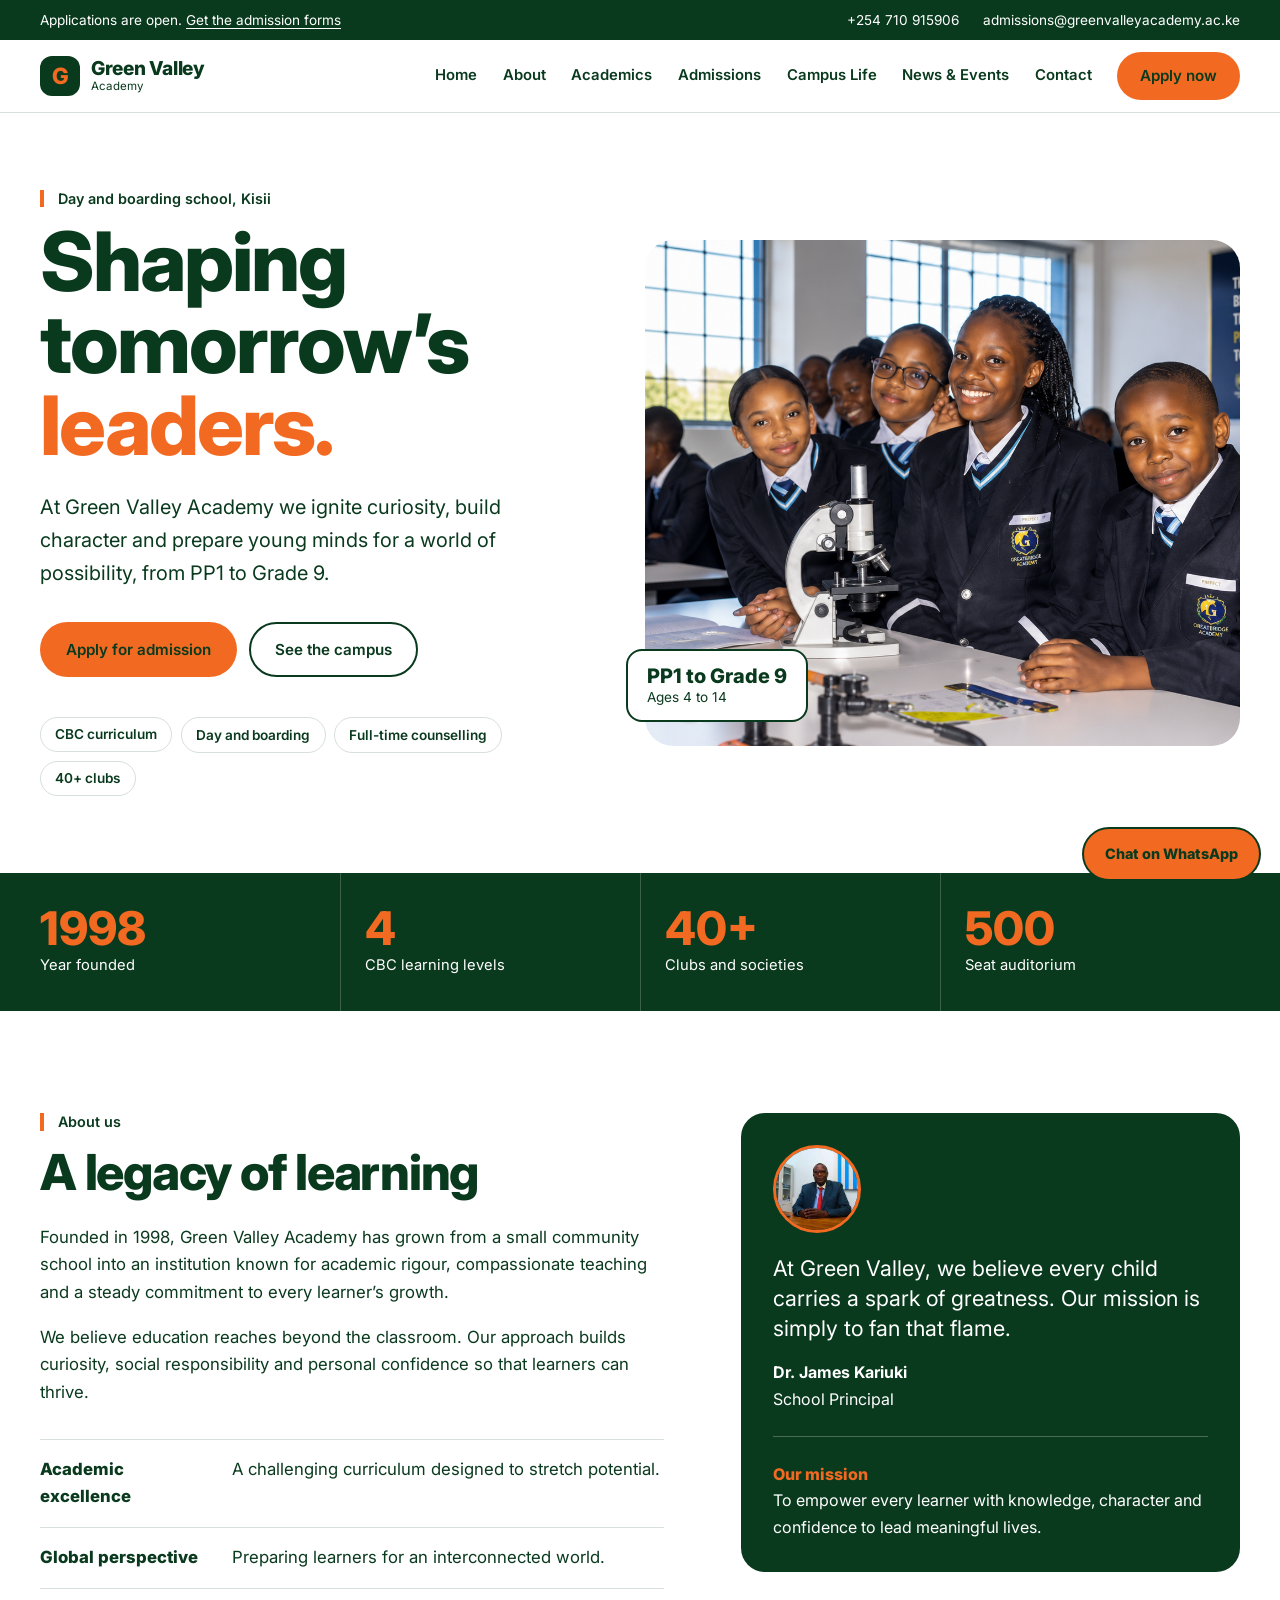
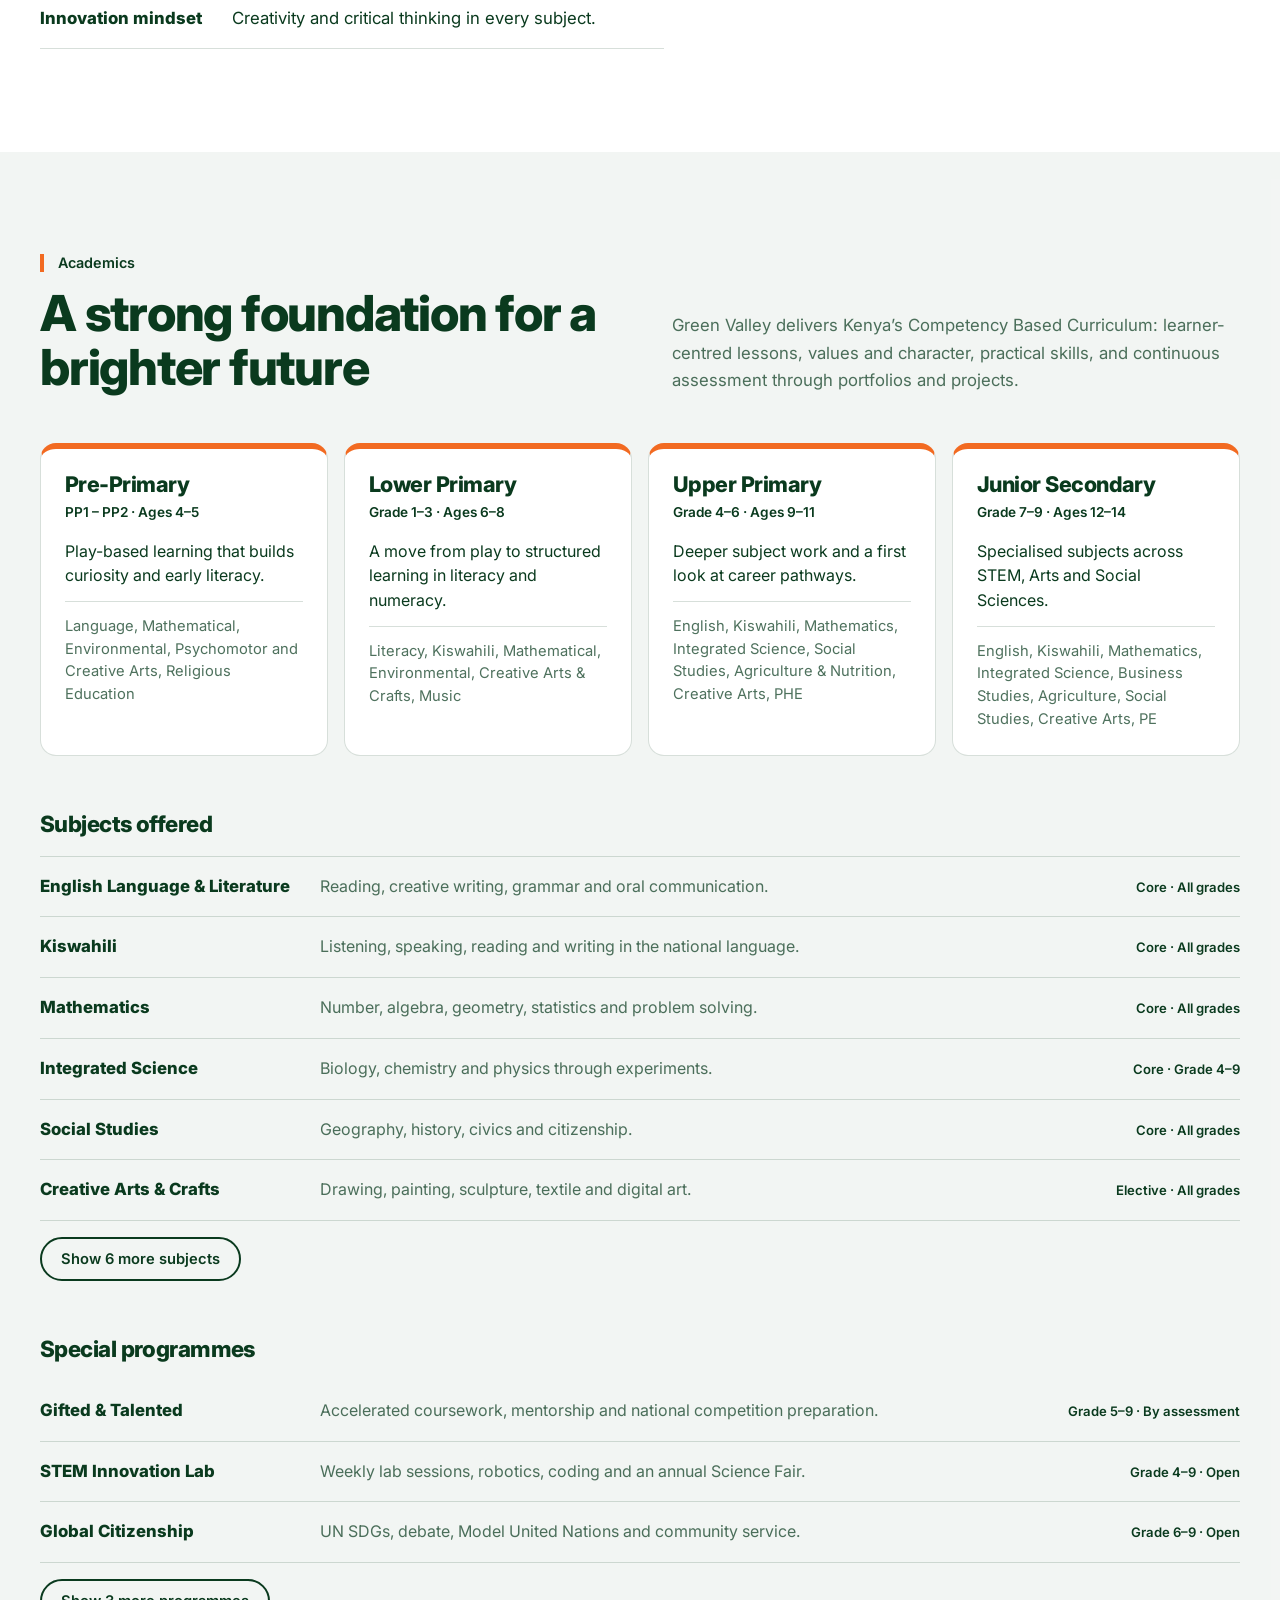
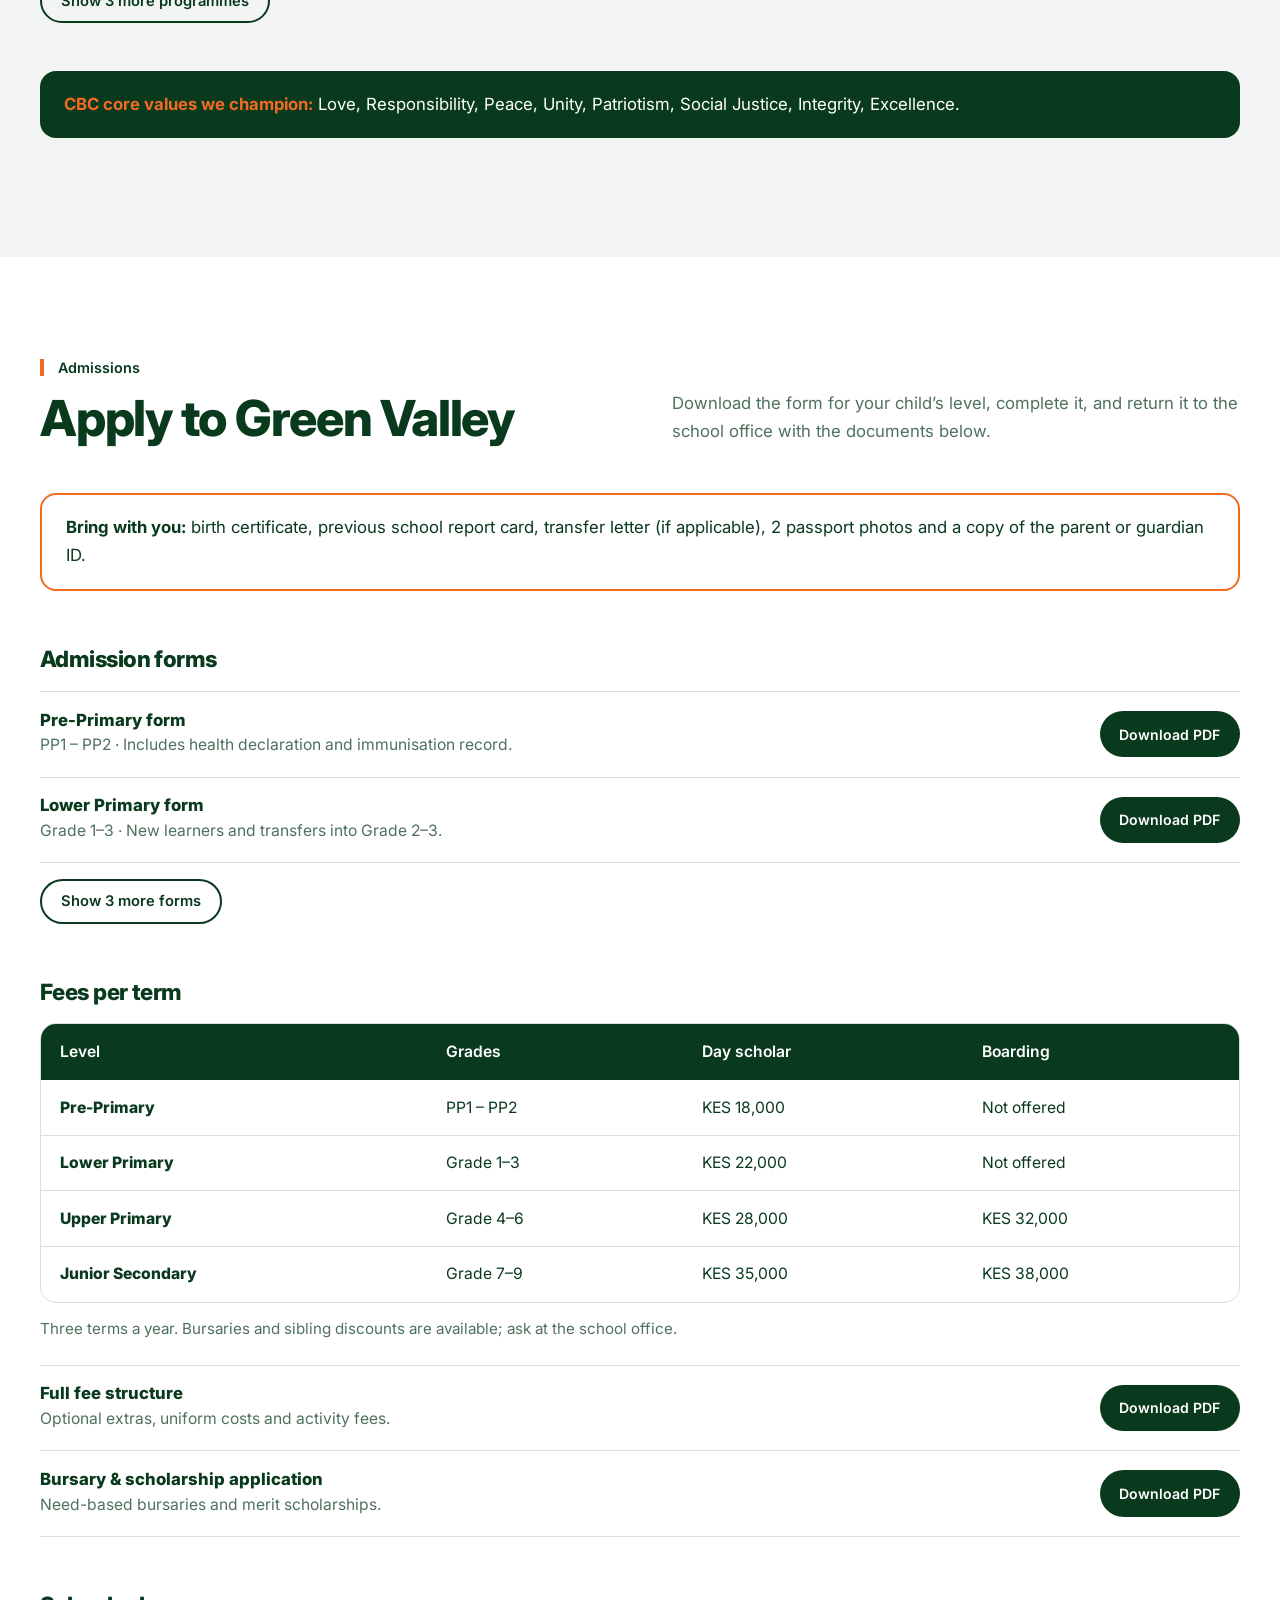
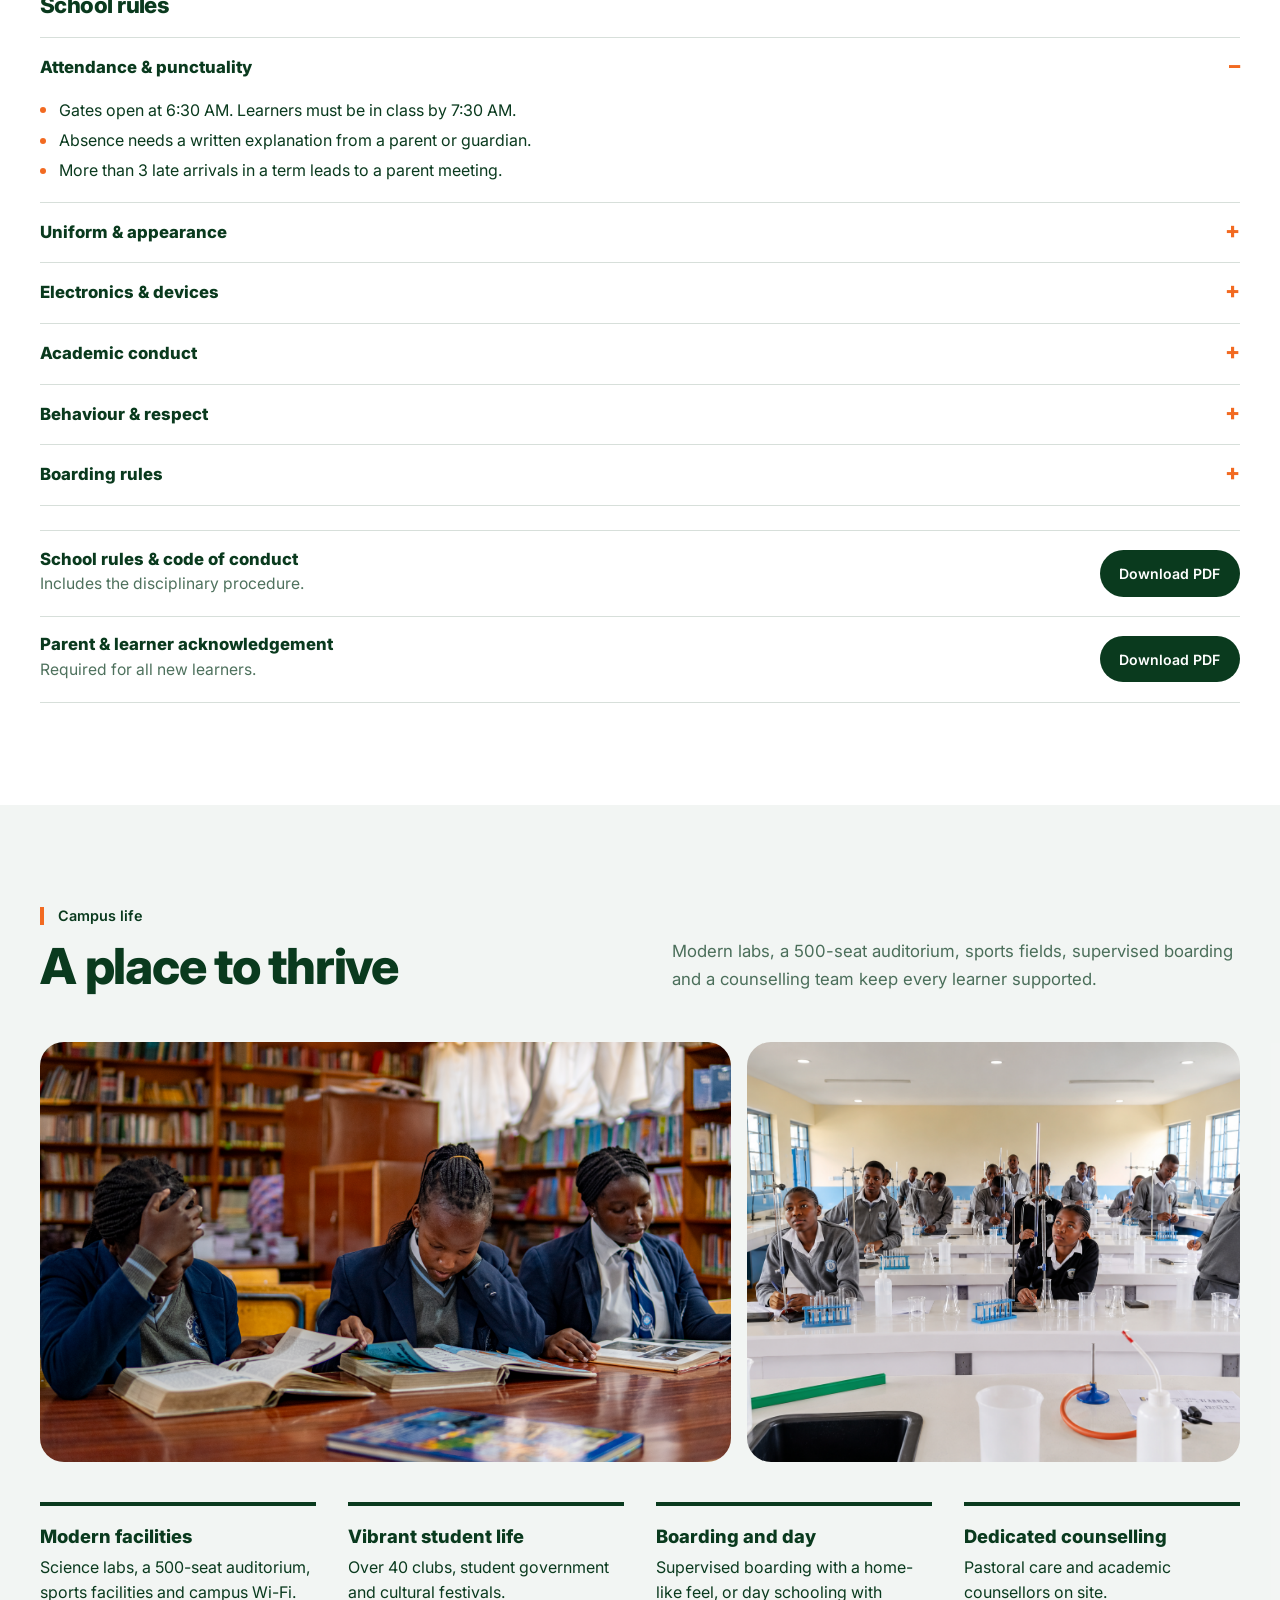
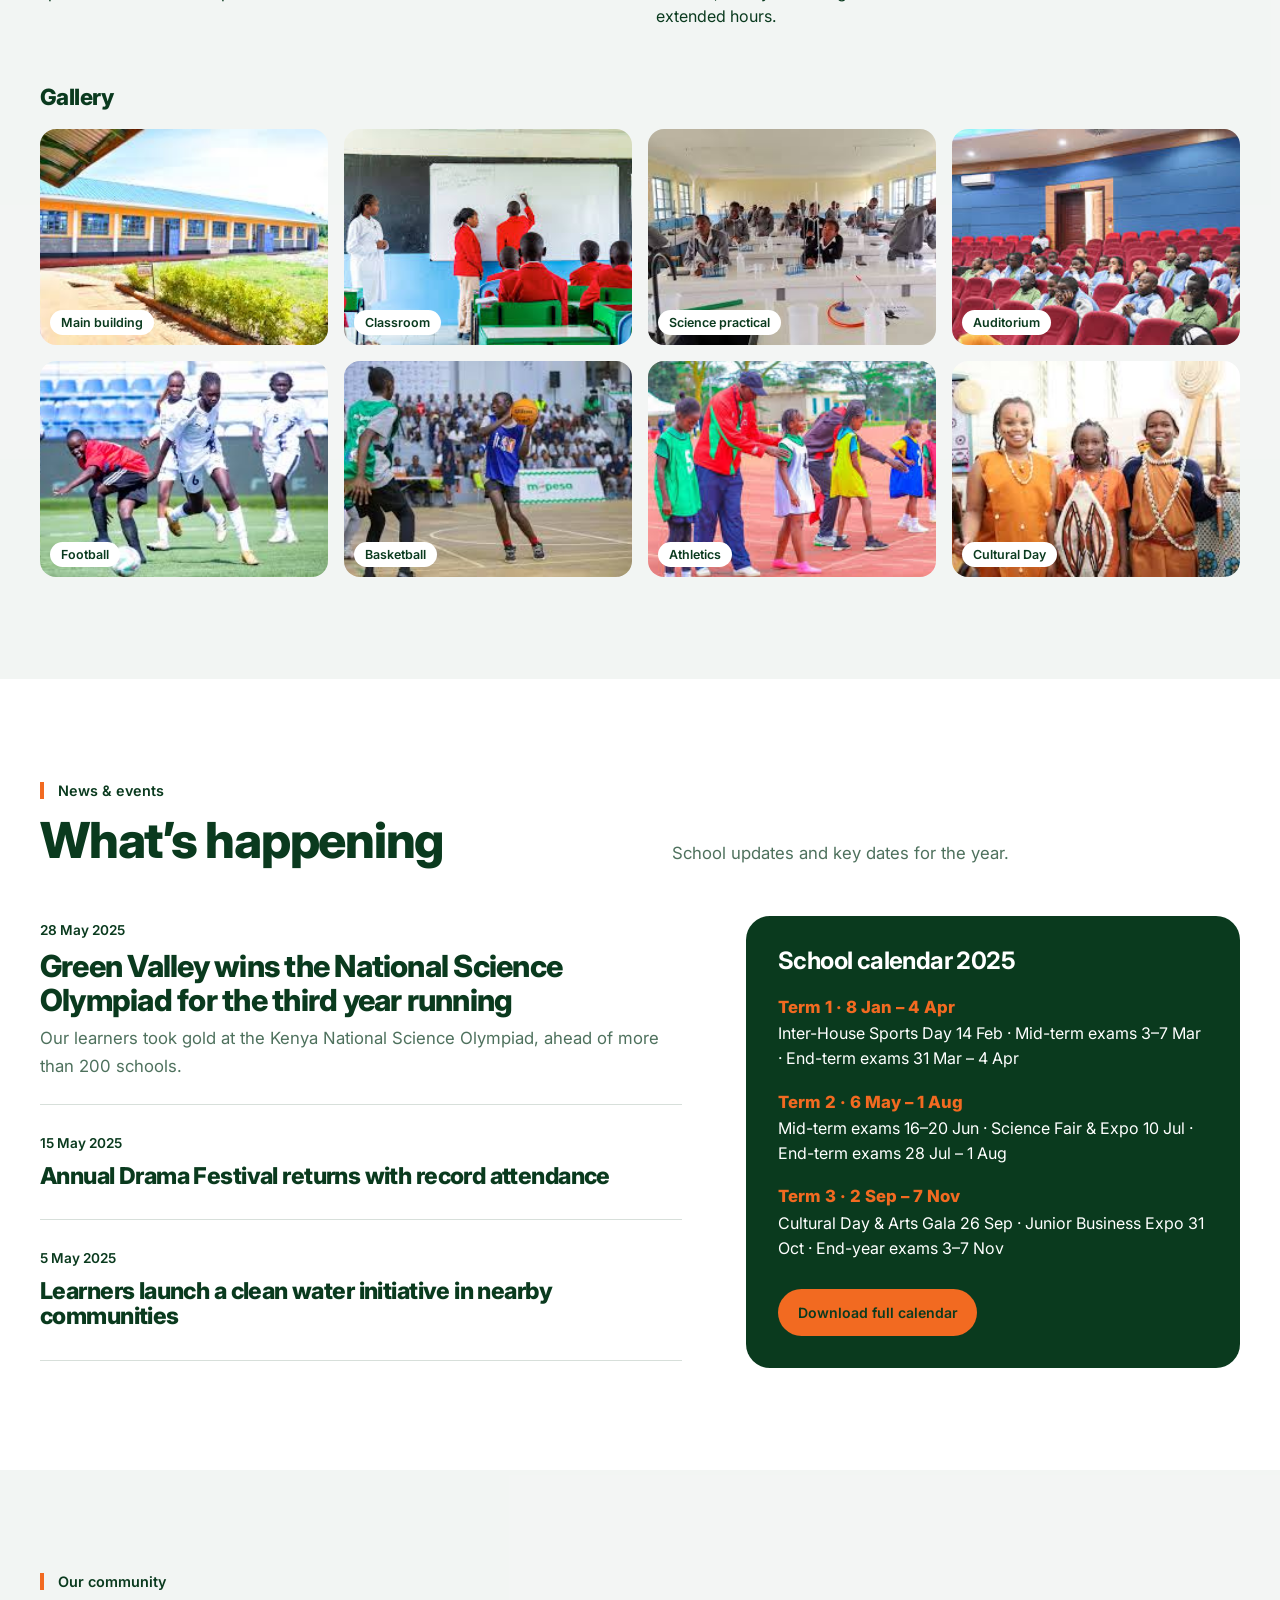
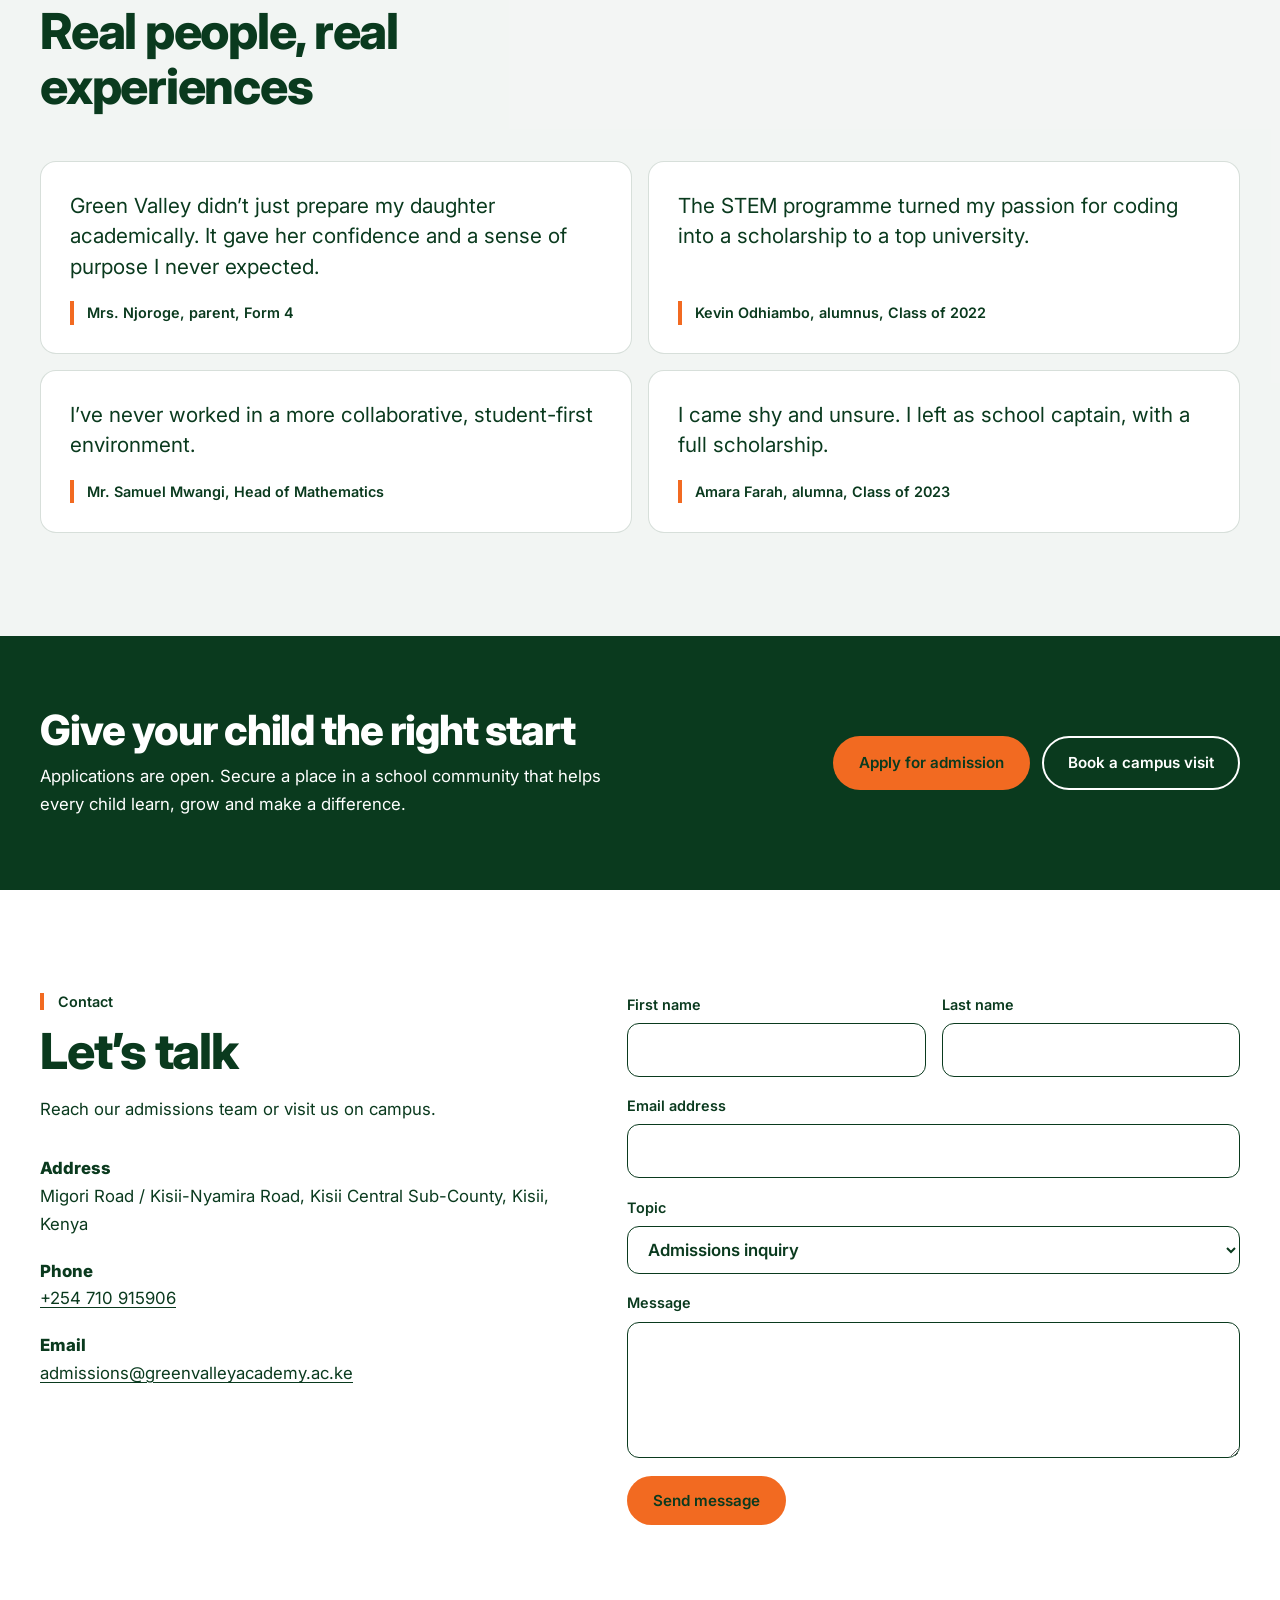
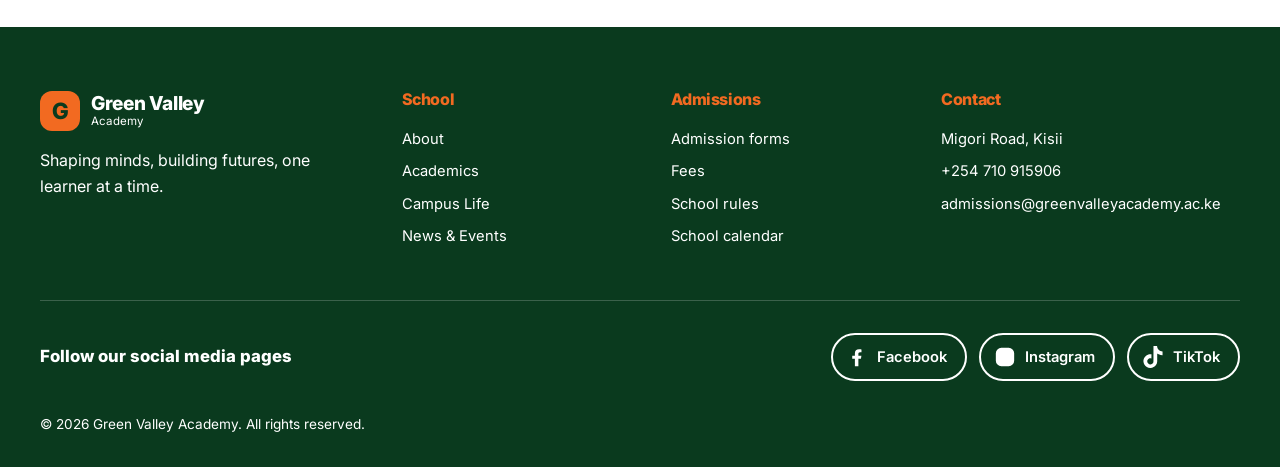
<file: index.html>
<!DOCTYPE html>
<html lang="en">
<head>
  <meta charset="UTF-8" />
  <meta name="viewport" content="width=device-width, initial-scale=1.0" />
  <title>Green Valley Academy | Kisii, Kenya</title>
  <meta name="description" content="Green Valley Academy is a CBC day and boarding school in Kisii, Kenya, for learners from PP1 to Grade 9." />
  <link rel="preconnect" href="https://fonts.googleapis.com" />
  <link rel="preconnect" href="https://fonts.gstatic.com" crossorigin />
  <link href="https://fonts.googleapis.com/css2?family=Inter:wght@400;500;600;700;800&display=swap" rel="stylesheet" />
  <link rel="stylesheet" href="styles.css" />
</head>
<body>

<div class="topbar">
  <div class="wrap">
    <p>Applications are open. <a href="#admissions">Get the admission forms</a></p>
    <p class="topbar-contact"><a href="tel:+254710915906">+254 710 915906</a><a href="mailto:admissions@greenvalleyacademy.ac.ke">admissions@greenvalleyacademy.ac.ke</a></p>
  </div>
</div>

<header class="nav" id="nav">
  <div class="wrap nav-row">
    <a href="#home" class="logo" aria-label="Green Valley Academy home"><span class="logo-mark">G</span><span>Green Valley<small>Academy</small></span></a>
    <button class="menu-toggle" id="menuToggle" aria-expanded="false" aria-controls="navLinks">Menu</button>
    <nav aria-label="Main">
      <ul class="nav-links" id="navLinks">
        <li><a href="#home">Home</a></li>
        <li><a href="#about">About</a></li>
        <li><a href="#academics">Academics</a></li>
        <li><a href="#admissions">Admissions</a></li>
        <li><a href="#campus">Campus Life</a></li>
        <li><a href="#news">News &amp; Events</a></li>
        <li><a href="#contact">Contact</a></li>
        <li><a href="#admissions" class="btn btn-orange nav-cta">Apply now</a></li>
      </ul>
    </nav>
  </div>
</header>

<main>

<!-- HOME -->
<section class="hero" id="home">
  <div class="wrap hero-grid">
    <div class="hero-copy">
      <p class="kicker">Day and boarding school, Kisii</p>
      <h1>Shaping tomorrow’s <span>leaders.</span></h1>
      <p class="lead">At Green Valley Academy we ignite curiosity, build character and prepare young minds for a world of possibility, from PP1 to Grade 9.</p>
      <div class="actions">
        <a href="#admissions" class="btn btn-orange">Apply for admission</a>
        <a href="#campus" class="btn btn-line">See the campus</a>
      </div>
      <ul class="trust">
        <li>CBC curriculum</li>
        <li>Day and boarding</li>
        <li>Full-time counselling</li>
        <li>40+ clubs</li>
      </ul>
    </div>
    <figure class="hero-photo">
      <img src="images/new hero.png" alt="Green Valley Academy learners in school blazers smiling in a science lab" width="1717" height="916" />
      <figcaption><strong>PP1 to Grade 9</strong>Ages 4 to 14</figcaption>
    </figure>
  </div>
</section>

<section class="stats" aria-label="School at a glance">
  <div class="wrap stats-row">
    <div><b>1998</b><span>Year founded</span></div>
    <div><b>4</b><span>CBC learning levels</span></div>
    <div><b>40+</b><span>Clubs and societies</span></div>
    <div><b>500</b><span>Seat auditorium</span></div>
  </div>
</section>

<!-- ABOUT -->
<section class="section" id="about">
  <div class="wrap about-grid">
    <div>
      <p class="kicker">About us</p>
      <h2>A legacy of learning</h2>
      <p>Founded in 1998, Green Valley Academy has grown from a small community school into an institution known for academic rigour, compassionate teaching and a steady commitment to every learner’s growth.</p>
      <p>We believe education reaches beyond the classroom. Our approach builds curiosity, social responsibility and personal confidence so that learners can thrive.</p>
      <ul class="pillars">
        <li><strong>Academic excellence</strong>A challenging curriculum designed to stretch potential.</li>
        <li><strong>Global perspective</strong>Preparing learners for an interconnected world.</li>
        <li><strong>Innovation mindset</strong>Creativity and critical thinking in every subject.</li>
      </ul>
    </div>
    <aside class="principal">
      <img src="images/princ.jfif" alt="Dr. James Kariuki, School Principal" width="225" height="225" />
      <blockquote>At Green Valley, we believe every child carries a spark of greatness. Our mission is simply to fan that flame.</blockquote>
      <p><strong>Dr. James Kariuki</strong><br />School Principal</p>
      <p class="mission"><strong>Our mission</strong>To empower every learner with knowledge, character and confidence to lead meaningful lives.</p>
    </aside>
  </div>
</section>

<!-- ACADEMICS -->
<section class="section tint" id="academics">
  <div class="wrap">
    <div class="head">
      <div><p class="kicker">Academics</p><h2>A strong foundation for a brighter future</h2></div>
      <p>Green Valley delivers Kenya’s Competency Based Curriculum: learner-centred lessons, values and character, practical skills, and continuous assessment through portfolios and projects.</p>
    </div>

    <div class="levels">
      <article class="level">
        <h3>Pre-Primary</h3><p class="meta">PP1 – PP2 · Ages 4–5</p>
        <p>Play-based learning that builds curiosity and early literacy.</p>
        <p class="subjects">Language, Mathematical, Environmental, Psychomotor and Creative Arts, Religious Education</p>
      </article>
      <article class="level">
        <h3>Lower Primary</h3><p class="meta">Grade 1–3 · Ages 6–8</p>
        <p>A move from play to structured learning in literacy and numeracy.</p>
        <p class="subjects">Literacy, Kiswahili, Mathematical, Environmental, Creative Arts &amp; Crafts, Music</p>
      </article>
      <article class="level">
        <h3>Upper Primary</h3><p class="meta">Grade 4–6 · Ages 9–11</p>
        <p>Deeper subject work and a first look at career pathways.</p>
        <p class="subjects">English, Kiswahili, Mathematics, Integrated Science, Social Studies, Agriculture &amp; Nutrition, Creative Arts, PHE</p>
      </article>
      <article class="level">
        <h3>Junior Secondary</h3><p class="meta">Grade 7–9 · Ages 12–14</p>
        <p>Specialised subjects across STEM, Arts and Social Sciences.</p>
        <p class="subjects">English, Kiswahili, Mathematics, Integrated Science, Business Studies, Agriculture, Social Studies, Creative Arts, PE</p>
      </article>
    </div>

    <h3 class="sub">Subjects offered</h3>
    <ul class="rows">
      <li><strong>English Language &amp; Literature</strong><span>Reading, creative writing, grammar and oral communication.</span><em>Core · All grades</em></li>
      <li><strong>Kiswahili</strong><span>Listening, speaking, reading and writing in the national language.</span><em>Core · All grades</em></li>
      <li><strong>Mathematics</strong><span>Number, algebra, geometry, statistics and problem solving.</span><em>Core · All grades</em></li>
      <li><strong>Integrated Science</strong><span>Biology, chemistry and physics through experiments.</span><em>Core · Grade 4–9</em></li>
      <li><strong>Social Studies</strong><span>Geography, history, civics and citizenship.</span><em>Core · All grades</em></li>
      <li><strong>Creative Arts &amp; Crafts</strong><span>Drawing, painting, sculpture, textile and digital art.</span><em>Elective · All grades</em></li>
    </ul>
    <details class="more">
      <summary>Show 6 more subjects</summary>
      <ul class="rows">
        <li><strong>Music</strong><span>Vocal training, instruments, theory, choir and band.</span><em>Elective · All grades</em></li>
        <li><strong>Agriculture &amp; Nutrition</strong><span>Practical farming, food science and healthy living.</span><em>Practical · Grade 4–9</em></li>
        <li><strong>Physical &amp; Health Education</strong><span>Team sports, athletics, gymnastics and health.</span><em>Core · All grades</em></li>
        <li><strong>Religious Education</strong><span>CRE and IRE, based on the learner’s faith background.</span><em>Core · All grades</em></li>
        <li><strong>Computer Studies / ICT</strong><span>Digital literacy, coding basics and internet safety.</span><em>Practical · Grade 4–9</em></li>
        <li><strong>Business Studies</strong><span>Entrepreneurship, basic accounting and financial literacy.</span><em>Elective · Grade 7–9</em></li>
      </ul>
    </details>

    <h3 class="sub">Special programmes</h3>
    <ul class="rows">
      <li><strong>Gifted &amp; Talented</strong><span>Accelerated coursework, mentorship and national competition preparation.</span><em>Grade 5–9 · By assessment</em></li>
      <li><strong>STEM Innovation Lab</strong><span>Weekly lab sessions, robotics, coding and an annual Science Fair.</span><em>Grade 4–9 · Open</em></li>
      <li><strong>Global Citizenship</strong><span>UN SDGs, debate, Model United Nations and community service.</span><em>Grade 6–9 · Open</em></li>
    </ul>
    <details class="more">
      <summary>Show 3 more programmes</summary>
      <ul class="rows">
        <li><strong>Remedial &amp; Support</strong><span>Personalised help from dedicated teachers and educational psychologists.</span><em>All grades · Referred</em></li>
        <li><strong>Arts Enrichment</strong><span>Drama, choir, visual arts and dance, with termly concerts and an Arts Gala.</span><em>All grades · Open</em></li>
        <li><strong>Junior Entrepreneurship</strong><span>Mini-business plans, pitches and a Junior Business Expo each Term 3.</span><em>Grade 5–9 · Open</em></li>
      </ul>
    </details>

    <p class="values"><strong>CBC core values we champion:</strong> Love, Responsibility, Peace, Unity, Patriotism, Social Justice, Integrity, Excellence.</p>
  </div>
</section>

<!-- ADMISSIONS -->
<section class="section" id="admissions">
  <div class="wrap">
    <div class="head">
      <div><p class="kicker">Admissions</p><h2>Apply to Green Valley</h2></div>
      <p>Download the form for your child’s level, complete it, and return it to the school office with the documents below.</p>
    </div>

    <p class="note"><strong>Bring with you:</strong> birth certificate, previous school report card, transfer letter (if applicable), 2 passport photos and a copy of the parent or guardian ID.</p>

    <h3 class="sub">Admission forms</h3>
    <ul class="files">
      <li><div><strong>Pre-Primary form</strong><span>PP1 – PP2 · Includes health declaration and immunisation record.</span></div><a class="btn btn-green" href="downloads/01_PrePrimary_Professional.pdf" download>Download PDF</a></li>
      <li><div><strong>Lower Primary form</strong><span>Grade 1–3 · New learners and transfers into Grade 2–3.</span></div><a class="btn btn-green" href="downloads/02_LowerPrimary_Professional.pdf" download>Download PDF</a></li>
    </ul>
    <details class="more">
      <summary>Show 3 more forms</summary>
      <ul class="files">
        <li><div><strong>Upper Primary form</strong><span>Grade 4–6 · Includes mid-year transfers.</span></div><a class="btn btn-green" href="downloads/03_UpperPrimary_Professional.pdf" download>Download PDF</a></li>
        <li><div><strong>Junior Secondary form</strong><span>Grade 7–9 · From primary school or another institution.</span></div><a class="btn btn-green" href="downloads/04_JSS_Professional.pdf" download>Download PDF</a></li>
        <li><div><strong>Boarding application</strong><span>Grade 4–9 · Submit with the academic admission form.</span></div><a class="btn btn-green" href="downloads/05_Boarding_Professional.pdf" download>Download PDF</a></li>
      </ul>
    </details>

    <h3 class="sub" id="fees">Fees per term</h3>
    <div class="table-wrap">
      <table>
        <thead><tr><th>Level</th><th>Grades</th><th>Day scholar</th><th>Boarding</th></tr></thead>
        <tbody>
          <tr><td>Pre-Primary</td><td>PP1 – PP2</td><td>KES 18,000</td><td>Not offered</td></tr>
          <tr><td>Lower Primary</td><td>Grade 1–3</td><td>KES 22,000</td><td>Not offered</td></tr>
          <tr><td>Upper Primary</td><td>Grade 4–6</td><td>KES 28,000</td><td>KES 32,000</td></tr>
          <tr><td>Junior Secondary</td><td>Grade 7–9</td><td>KES 35,000</td><td>KES 38,000</td></tr>
        </tbody>
      </table>
    </div>
    <p class="small">Three terms a year. Bursaries and sibling discounts are available; ask at the school office.</p>
    <ul class="files">
      <li><div><strong>Full fee structure</strong><span>Optional extras, uniform costs and activity fees.</span></div><a class="btn btn-green" href="downloads/06_FeeStructure_Professional.pdf" download>Download PDF</a></li>
      <li><div><strong>Bursary &amp; scholarship application</strong><span>Need-based bursaries and merit scholarships.</span></div><a class="btn btn-green" href="downloads/07_Bursary_Professional.pdf" download>Download PDF</a></li>
    </ul>

    <h3 class="sub" id="rules">School rules</h3>
    <div class="accordion">
      <details open><summary>Attendance &amp; punctuality</summary><ul>
        <li>Gates open at 6:30 AM. Learners must be in class by 7:30 AM.</li>
        <li>Absence needs a written explanation from a parent or guardian.</li>
        <li>More than 3 late arrivals in a term leads to a parent meeting.</li></ul></details>
      <details><summary>Uniform &amp; appearance</summary><ul>
        <li>Full uniform is worn every day; sports kit only on PE days.</li>
        <li>Hair must be neat and natural. No jewellery, makeup or nail polish.</li></ul></details>
      <details><summary>Electronics &amp; devices</summary><ul>
        <li>Day scholars may not use phones during school hours.</li>
        <li>Boarders hand in phones by 9:00 PM each night.</li></ul></details>
      <details><summary>Academic conduct</summary><ul>
        <li>Assignments are submitted on the deadline.</li>
        <li>Plagiarism or cheating means a zero mark and disciplinary action.</li></ul></details>
      <details><summary>Behaviour &amp; respect</summary><ul>
        <li>Every learner treats others with courtesy and respect.</li>
        <li>Bullying, verbal abuse and physical aggression are not tolerated.</li></ul></details>
      <details><summary>Boarding rules</summary><ul>
        <li>In dorms by 9:30 PM; lights out at 10:00 PM.</li>
        <li>Visiting is Saturdays, 10:00 AM – 4:00 PM, with gate sign-in.</li>
        <li>Leaving campus needs written permission from school and parent.</li></ul></details>
    </div>
    <ul class="files">
      <li><div><strong>School rules &amp; code of conduct</strong><span>Includes the disciplinary procedure.</span></div><a class="btn btn-green" href="downloads/09_SchoolRules_Professional.pdf" download>Download PDF</a></li>
      <li><div><strong>Parent &amp; learner acknowledgement</strong><span>Required for all new learners.</span></div><a class="btn btn-green" href="downloads/10_Acknowledgement_Professional.pdf" download>Download PDF</a></li>
    </ul>
  </div>
</section>

<!-- CAMPUS LIFE -->
<section class="section tint" id="campus">
  <div class="wrap">
    <div class="head">
      <div><p class="kicker">Campus life</p><h2>A place to thrive</h2></div>
      <p>Modern labs, a 500-seat auditorium, sports fields, supervised boarding and a counselling team keep every learner supported.</p>
    </div>
    <div class="campus-feature">
      <img src="images/school library.png" alt="The school library" loading="lazy" decoding="async" />
      <img src="images/science laboratory.png" alt="The science laboratory" loading="lazy" decoding="async" />
    </div>
    <ul class="four">
      <li><strong>Modern facilities</strong>Science labs, a 500-seat auditorium, sports facilities and campus Wi-Fi.</li>
      <li><strong>Vibrant student life</strong>Over 40 clubs, student government and cultural festivals.</li>
      <li><strong>Boarding and day</strong>Supervised boarding with a home-like feel, or day schooling with extended hours.</li>
      <li><strong>Dedicated counselling</strong>Pastoral care and academic counsellors on site.</li>
    </ul>
    <h3 class="sub">Gallery</h3>
    <ul class="gallery">
      <li><img src="images/sc. building.jfif" alt="Main school building" loading="lazy" /><span>Main building</span></li>
      <li><img src="images/classroom.jfif" alt="Learners in class" loading="lazy" /><span>Classroom</span></li>
      <li><img src="images/lab.jfif" alt="Science practical" loading="lazy" /><span>Science practical</span></li>
      <li><img src="images/auditorium.jfif" alt="Auditorium" loading="lazy" /><span>Auditorium</span></li>
      <li><img src="images/soccer.jfif" alt="Football match" loading="lazy" /><span>Football</span></li>
      <li><img src="images/basketball.jfif" alt="Basketball game" loading="lazy" /><span>Basketball</span></li>
      <li><img src="images/athletics.jfif" alt="Athletics day" loading="lazy" /><span>Athletics</span></li>
      <li><img src="images/cultural day.jfif" alt="Cultural Day" loading="lazy" /><span>Cultural Day</span></li>
    </ul>
  </div>
</section>

<!-- NEWS & EVENTS -->
<section class="section" id="news">
  <div class="wrap">
    <div class="head">
      <div><p class="kicker">News &amp; events</p><h2>What’s happening</h2></div>
      <p>School updates and key dates for the year.</p>
    </div>
    <div class="news-grid">
      <div class="news-list">
        <article><time>28 May 2025</time><h3>Green Valley wins the National Science Olympiad for the third year running</h3><p>Our learners took gold at the Kenya National Science Olympiad, ahead of more than 200 schools.</p></article>
        <article><time>15 May 2025</time><h3>Annual Drama Festival returns with record attendance</h3></article>
        <article><time>5 May 2025</time><h3>Learners launch a clean water initiative in nearby communities</h3></article>
      </div>
      <div class="calendar" id="calendar">
        <h3>School calendar 2025</h3>
        <dl>
          <dt>Term 1 · 8 Jan – 4 Apr</dt><dd>Inter-House Sports Day 14 Feb · Mid-term exams 3–7 Mar · End-term exams 31 Mar – 4 Apr</dd>
          <dt>Term 2 · 6 May – 1 Aug</dt><dd>Mid-term exams 16–20 Jun · Science Fair &amp; Expo 10 Jul · End-term exams 28 Jul – 1 Aug</dd>
          <dt>Term 3 · 2 Sep – 7 Nov</dt><dd>Cultural Day &amp; Arts Gala 26 Sep · Junior Business Expo 31 Oct · End-year exams 3–7 Nov</dd>
        </dl>
        <a class="btn btn-green" href="downloads/08_SchoolCalendar_Professional.pdf" download>Download full calendar</a>
      </div>
    </div>
  </div>
</section>

<!-- VOICES -->
<section class="section tint" aria-labelledby="voices">
  <div class="wrap">
    <div class="head"><div><p class="kicker">Our community</p><h2 id="voices">Real people, real experiences</h2></div></div>
    <div class="quotes">
      <figure><blockquote>Green Valley didn’t just prepare my daughter academically. It gave her confidence and a sense of purpose I never expected.</blockquote><figcaption>Mrs. Njoroge, parent, Form 4</figcaption></figure>
      <figure><blockquote>The STEM programme turned my passion for coding into a scholarship to a top university.</blockquote><figcaption>Kevin Odhiambo, alumnus, Class of 2022</figcaption></figure>
      <figure><blockquote>I’ve never worked in a more collaborative, student-first environment.</blockquote><figcaption>Mr. Samuel Mwangi, Head of Mathematics</figcaption></figure>
      <figure><blockquote>I came shy and unsure. I left as school captain, with a full scholarship.</blockquote><figcaption>Amara Farah, alumna, Class of 2023</figcaption></figure>
    </div>
  </div>
</section>

<section class="cta">
  <div class="wrap cta-row">
    <div><h2>Give your child the right start</h2><p>Applications are open. Secure a place in a school community that helps every child learn, grow and make a difference.</p></div>
    <div class="actions"><a href="#admissions" class="btn btn-orange">Apply for admission</a><a href="#contact" class="btn btn-ghost">Book a campus visit</a></div>
  </div>
</section>

<!-- CONTACT -->
<section class="section" id="contact">
  <div class="wrap contact-grid">
    <div>
      <p class="kicker">Contact</p>
      <h2>Let’s talk</h2>
      <p>Reach our admissions team or visit us on campus.</p>
      <dl class="details">
        <dt>Address</dt><dd>Migori Road / Kisii-Nyamira Road, Kisii Central Sub-County, Kisii, Kenya</dd>
        <dt>Phone</dt><dd><a href="tel:+254710915906">+254 710 915906</a></dd>
        <dt>Email</dt><dd><a href="mailto:admissions@greenvalleyacademy.ac.ke">admissions@greenvalleyacademy.ac.ke</a></dd>
      </dl>
    </div>
    <div>
      <form id="contactForm" class="form">
        <div class="two">
          <label>First name<input type="text" name="first" autocomplete="given-name" required /></label>
          <label>Last name<input type="text" name="last" autocomplete="family-name" required /></label>
        </div>
        <label>Email address<input type="email" name="email" autocomplete="email" required /></label>
        <label>Topic
          <select name="topic"><option>Admissions inquiry</option><option>Fee structure</option><option>Campus visit</option><option>Other</option></select>
        </label>
        <label>Message<textarea name="message" rows="4"></textarea></label>
        <button type="submit" class="btn btn-orange">Send message</button>
      </form>
      <div class="form-success" id="formSuccess" role="status" hidden><strong>Message sent.</strong> We’ll reply within 24 hours.</div>
    </div>
  </div>
</section>

</main>

<footer class="footer">
  <div class="wrap">
    <div class="footer-grid">
      <div>
        <a href="#home" class="logo"><span class="logo-mark">G</span><span>Green Valley<small>Academy</small></span></a>
        <p>Shaping minds, building futures, one learner at a time.</p>
      </div>
      <div><h4>School</h4><a href="#about">About</a><a href="#academics">Academics</a><a href="#campus">Campus Life</a><a href="#news">News &amp; Events</a></div>
      <div><h4>Admissions</h4><a href="#admissions">Admission forms</a><a href="#fees">Fees</a><a href="#rules">School rules</a><a href="#calendar">School calendar</a></div>
      <div><h4>Contact</h4><a href="#contact">Migori Road, Kisii</a><a href="tel:+254710915906">+254 710 915906</a><a href="mailto:admissions@greenvalleyacademy.ac.ke">admissions@greenvalleyacademy.ac.ke</a></div>
    </div>
    <div class="social">
      <p>Follow our social media pages</p>
      <ul>
        <li><a href="#" target="_blank" rel="noopener" aria-label="Green Valley Academy on Facebook"><svg viewBox="0 0 24 24" aria-hidden="true"><path d="M13.5 22v-8.2h2.8l.5-3.3h-3.3V8.4c0-.9.4-1.7 1.8-1.7h1.6V3.8s-1.4-.2-2.7-.2c-2.8 0-4.5 1.6-4.5 4.5v2.4H6.8v3.3h2.9V22h3.8z"/></svg><span>Facebook</span></a></li>
        <li><a href="#" target="_blank" rel="noopener" aria-label="Green Valley Academy on Instagram"><svg viewBox="0 0 24 24" aria-hidden="true" fill="none" stroke="currentColor" stroke-width="2"><rect x="3" y="3" width="18" height="18" rx="5"/><circle cx="12" cy="12" r="4.2"/><circle cx="17.4" cy="6.6" r="1" fill="currentColor" stroke="none"/></svg><span>Instagram</span></a></li>
        <li><a href="#" target="_blank" rel="noopener" aria-label="Green Valley Academy on TikTok"><svg viewBox="0 0 24 24" aria-hidden="true"><path d="M12.525.02c1.31-.02 2.61-.01 3.91-.02.08 1.53.63 3.09 1.75 4.17 1.12 1.11 2.7 1.62 4.24 1.79v4.03c-1.44-.05-2.89-.35-4.2-.97-.57-.26-1.1-.59-1.62-.93-.01 2.92.01 5.84-.02 8.75-.08 1.4-.54 2.79-1.35 3.94-1.31 1.92-3.58 3.17-5.91 3.21-1.43.08-2.86-.31-4.08-1.03-2.02-1.19-3.44-3.37-3.65-5.71-.02-.5-.03-1-.01-1.49.18-1.9 1.12-3.72 2.58-4.96 1.66-1.44 3.98-2.13 6.15-1.72.02 1.48-.04 2.96-.04 4.44-.99-.32-2.15-.23-3.02.37-.63.41-1.11 1.04-1.36 1.75-.21.51-.15 1.07-.14 1.61.24 1.64 1.82 3.02 3.5 2.87 1.12-.01 2.19-.66 2.77-1.61.19-.33.4-.67.41-1.06.1-1.79.06-3.57.07-5.36.01-4.03-.01-8.05.02-12.07z"/></svg><span>TikTok</span></a></li>
      </ul>
    </div>
    <p class="copy">© 2026 Green Valley Academy. All rights reserved.</p>
  </div>
</footer>

<a href="https://wa.me/254710915906" class="whatsapp" target="_blank" rel="noopener">Chat on WhatsApp</a>

<script src="script.js"></script>
</body>
</html>
</file>
<file: styles.css>
/* Greatbridge Academy — green + orange on white. Flat fills only, no gradients. */
:root {
  --green: #0a3a1e;
  --orange: #f26a21;
  --white: #ffffff;
  --line: rgba(10, 58, 30, 0.16);
  --tint: rgba(10, 58, 30, 0.05);
  --muted: rgba(10, 58, 30, 0.72);
  --head: 'Inter', system-ui, sans-serif;
  --body: 'Inter', system-ui, sans-serif;
  --max: 1200px;
  --nav-h: 72px;
}
*, *::before, *::after { box-sizing: border-box; }
html { scroll-behavior: smooth; scroll-padding-top: calc(var(--nav-h) + 16px); }
body { margin: 0; background: var(--white); color: var(--green); font-family: var(--body); font-size: 1.05rem; line-height: 1.65; }
[hidden] { display: none !important; }
img { display: block; max-width: 100%; height: auto; }
a { color: inherit; }
ul, dl, dd, figure { margin: 0; padding: 0; }
li { list-style: none; }
h1, h2, h3, h4 { font-family: var(--head); line-height: 1.1; margin: 0; letter-spacing: -0.025em; }
:focus-visible { outline: 3px solid var(--orange); outline-offset: 3px; }
.wrap { width: min(var(--max), 100% - 2.5rem); margin-inline: auto; }

/* Buttons */
.btn { display: inline-block; font-family: var(--head); font-weight: 600; font-size: 0.95rem; text-decoration: none; padding: 0.8rem 1.5rem; border-radius: 999px; border: 2px solid transparent; cursor: pointer; transition: background-color .15s, color .15s, border-color .15s; text-align: center; }
.btn-orange { background: var(--orange); color: var(--green); }
.btn-orange:hover { background: var(--green); color: var(--white); }
.btn-green { background: var(--green); color: var(--white); padding: 0.6rem 1.1rem; font-size: 0.88rem; }
.btn-green:hover { background: var(--orange); color: var(--green); }
.btn-line { border-color: var(--green); color: var(--green); }
.btn-line:hover { background: var(--green); color: var(--white); }
.btn-ghost { border-color: var(--white); color: var(--white); }
.btn-ghost:hover { background: var(--white); color: var(--green); }
.actions { display: flex; flex-wrap: wrap; gap: 0.75rem; }

/* Top bar */
.topbar { background: var(--green); color: var(--white); font-family: var(--head); font-size: 0.85rem; }
.topbar .wrap { display: flex; justify-content: space-between; gap: 1rem; padding-block: 0.55rem; flex-wrap: wrap; }
.topbar p { margin: 0; }
.topbar a { text-decoration: underline; text-underline-offset: 3px; }
.topbar-contact { display: flex; gap: 1.5rem; }
.topbar-contact a { text-decoration: none; }

/* Navigation */
.nav { position: sticky; top: 0; z-index: 50; background: var(--white); border-bottom: 1px solid var(--line); }
.nav-row { display: flex; align-items: center; justify-content: space-between; height: var(--nav-h); }
.logo { display: inline-flex; align-items: center; gap: 0.7rem; text-decoration: none; font-family: var(--head); font-weight: 800; font-size: 1.2rem; line-height: 1; letter-spacing: -0.02em; }
.logo small { display: block; font-weight: 400; font-size: 0.72rem; letter-spacing: 0.01em; margin-top: 3px; }
.logo-mark { display: grid; place-items: center; width: 40px; height: 40px; border-radius: 12px; background: var(--green); color: var(--orange); font-size: 1.4rem; }
.nav-links { display: flex; align-items: center; gap: 1.6rem; font-family: var(--head); font-weight: 600; font-size: 0.93rem; }
.nav-links a { text-decoration: none; padding-block: 0.4rem; border-bottom: 2px solid transparent; }
.nav-links a:not(.btn):hover, .nav-links a[aria-current="true"] { border-bottom-color: var(--orange); }
.nav-cta { padding: 0.6rem 1.3rem !important; border-bottom: 2px solid transparent; }
.menu-toggle { display: none; font-family: var(--head); font-weight: 600; background: none; border: 2px solid var(--green); color: var(--green); border-radius: 999px; padding: 0.4rem 1rem; cursor: pointer; }

/* Shared type */
.kicker { font-family: var(--head); font-weight: 600; font-size: 0.9rem; margin: 0 0 0.9rem; padding-left: 0.9rem; border-left: 4px solid var(--orange); line-height: 1.2; }
.section { padding-block: clamp(3.5rem, 8vw, 6.5rem); }
.tint { background: var(--tint); }
h2 { font-size: clamp(2rem, 4.2vw, 3.1rem); font-weight: 800; }
h3.sub { font-size: 1.4rem; font-weight: 800; margin: 3.5rem 0 1.2rem; }
.head { display: grid; grid-template-columns: 1fr 1fr; gap: 2rem 4rem; align-items: end; margin-bottom: 3rem; }
.head > p { margin: 0; color: var(--muted); max-width: 52ch; }
p { max-width: 68ch; }

/* Hero */
.hero { padding-block: clamp(2.5rem, 6vw, 5rem); }
.hero-grid { display: grid; grid-template-columns: 1fr 1.1fr; gap: clamp(2rem, 5vw, 4.5rem); align-items: center; }
.hero h1 { font-size: clamp(2.8rem, 6.4vw, 5.2rem); font-weight: 800; line-height: 1; margin-bottom: 1.5rem; }
.hero h1 span { display: block; color: var(--orange); }
.lead { font-size: 1.25rem; max-width: 46ch; margin: 0 0 2rem; }
.trust { display: flex; flex-wrap: wrap; gap: 0.5rem; margin-top: 2.5rem; font-family: var(--head); font-weight: 600; font-size: 0.85rem; }
.trust li { border: 1px solid var(--line); border-radius: 999px; padding: 0.35rem 0.9rem; }
.hero-photo { position: relative; }
.hero-photo img { width: 100%; aspect-ratio: 4 / 3.4; object-fit: cover; object-position: 55% 50%; border-radius: 28px; }
.hero-photo figcaption { position: absolute; left: -1.2rem; bottom: 1.5rem; background: var(--white); border: 2px solid var(--green); border-radius: 16px; padding: 0.8rem 1.2rem; font-family: var(--head); font-size: 0.85rem; line-height: 1.3; }
.hero-photo figcaption strong { display: block; font-size: 1.25rem; font-weight: 800; }
.hero-copy > * { animation: rise .6s ease both; }
.hero-copy > :nth-child(2) { animation-delay: .08s; }
.hero-copy > :nth-child(3) { animation-delay: .16s; }
.hero-copy > :nth-child(4) { animation-delay: .24s; }
.hero-copy > :nth-child(5) { animation-delay: .32s; }
@keyframes rise { from { opacity: 0; transform: translateY(14px); } to { opacity: 1; transform: none; } }

/* Stats */
.stats { background: var(--green); color: var(--white); }
.stats-row { display: grid; grid-template-columns: repeat(4, 1fr); }
.stats-row div { padding: 2rem 1.5rem; border-left: 1px solid rgba(255, 255, 255, 0.2); font-family: var(--head); }
.stats-row div:first-child { border-left: 0; padding-left: 0; }
.stats b { display: block; font-size: clamp(2rem, 4vw, 2.9rem); font-weight: 800; color: var(--orange); line-height: 1; }
.stats span { font-size: 0.92rem; }

/* About */
.about-grid { display: grid; grid-template-columns: 1.25fr 1fr; gap: clamp(2rem, 6vw, 5rem); align-items: start; }
.about-grid h2 { margin-bottom: 1.5rem; }
.pillars { margin-top: 2rem; border-top: 1px solid var(--line); }
.pillars li { padding: 1rem 0; border-bottom: 1px solid var(--line); display: grid; grid-template-columns: 11rem 1fr; gap: 1rem; }
.pillars strong, .mission strong { font-family: var(--head); font-weight: 800; }
.principal { background: var(--green); color: var(--white); border-radius: 24px; padding: 2rem; }
.principal img { width: 88px; height: 88px; border-radius: 50%; object-fit: cover; object-position: top; margin-bottom: 1.2rem; border: 3px solid var(--orange); }
.principal blockquote { margin: 0 0 1rem; font-size: 1.35rem; line-height: 1.4; }
.principal p { margin: 0; font-size: 1rem; }
.mission { margin-top: 1.5rem !important; padding-top: 1.5rem !important; border-top: 1px solid rgba(255, 255, 255, 0.25); }
.mission strong { display: block; color: var(--orange); }

/* Academics */
.levels { display: grid; grid-template-columns: repeat(4, 1fr); gap: 1rem; }
.level { background: var(--white); border: 1px solid var(--line); border-radius: 16px; padding: 1.5rem; border-top: 6px solid var(--orange); }
.level h3 { font-size: 1.35rem; font-weight: 800; }
.level p { margin: 0 0 0.8rem; font-size: 1rem; line-height: 1.55; }
.meta { font-family: var(--head); font-size: 0.85rem !important; font-weight: 600; margin-block: 0.3rem 1rem !important; }
.level .subjects { font-size: 0.92rem; color: var(--muted); border-top: 1px solid var(--line); padding-top: 0.8rem; margin: 0; }
.rows li { display: grid; grid-template-columns: 16rem 1fr 11rem; gap: 1.5rem; align-items: baseline; padding: 1rem 0; border-bottom: 1px solid var(--line); }
.rows:first-of-type { border-top: 1px solid var(--line); }
.rows strong { font-family: var(--head); font-weight: 800; }
.rows span { font-size: 1rem; line-height: 1.5; color: var(--muted); }
.rows em { font-family: var(--head); font-style: normal; font-size: 0.82rem; font-weight: 600; text-align: right; }
.more summary { display: inline-block; margin-top: 1rem; font-family: var(--head); font-weight: 600; font-size: 0.92rem; cursor: pointer; border: 2px solid var(--green); border-radius: 999px; padding: 0.5rem 1.2rem; list-style: none; }
.more summary::-webkit-details-marker { display: none; }
.more summary:hover { background: var(--green); color: var(--white); }
.more[open] summary { margin-bottom: 0.5rem; }
.more[open] > summary { font-size: 0; padding: 0; border: 0; margin: 0; }
.more[open] > summary::before { content: none; }
.values { margin-top: 3rem; padding: 1.2rem 1.5rem; background: var(--green); color: var(--white); border-radius: 16px; font-size: 1.05rem; max-width: none; }
.values strong { font-family: var(--head); color: var(--orange); }

/* Admissions */
.note { border: 2px solid var(--orange); border-radius: 16px; padding: 1.2rem 1.5rem; margin: 0; max-width: none; }
.files li { display: flex; align-items: center; justify-content: space-between; gap: 1.5rem; padding: 1.1rem 0; border-bottom: 1px solid var(--line); }
.files li:first-child { border-top: 1px solid var(--line); }
.files strong { display: block; font-family: var(--head); font-weight: 800; line-height: 1.3; }
.files span { font-size: 0.98rem; color: var(--muted); }
.table-wrap { overflow-x: auto; border: 1px solid var(--line); border-radius: 16px; }
table { width: 100%; border-collapse: collapse; font-family: var(--head); font-size: 0.98rem; min-width: 520px; }
th { background: var(--green); color: var(--white); text-align: left; font-weight: 600; padding: 0.9rem 1.2rem; }
td { padding: 0.9rem 1.2rem; border-top: 1px solid var(--line); }
tbody tr td:first-child { font-weight: 800; }
.small { font-size: 0.95rem; color: var(--muted); margin: 0.8rem 0 1.5rem; }
.accordion { margin-bottom: 1.5rem; }
.accordion details { border-bottom: 1px solid var(--line); }
.accordion details:first-child { border-top: 1px solid var(--line); }
.accordion summary { cursor: pointer; font-family: var(--head); font-weight: 800; padding: 1rem 0; list-style: none; display: flex; justify-content: space-between; gap: 1rem; }
.accordion summary::-webkit-details-marker { display: none; }
.accordion summary::after { content: '+'; font-size: 1.4rem; line-height: 1; color: var(--orange); }
.accordion details[open] summary::after { content: '–'; }
.accordion ul { padding: 0 0 1.2rem; display: grid; gap: 0.4rem; }
.accordion li { padding-left: 1.2rem; position: relative; font-size: 1rem; line-height: 1.5; }
.accordion li::before { content: ''; position: absolute; left: 0; top: 0.6em; width: 6px; height: 6px; border-radius: 50%; background: var(--orange); }

/* Campus */
.campus-feature { display: grid; grid-template-columns: 1.4fr 1fr; gap: 1rem; }
.campus-feature img { width: 100%; height: 100%; min-height: 280px; max-height: 420px; object-fit: cover; border-radius: 24px; }
.four { display: grid; grid-template-columns: repeat(4, 1fr); gap: 2rem; margin-top: 2.5rem; }
.four li { font-size: 1rem; line-height: 1.55; border-top: 4px solid var(--green); padding-top: 1rem; }
.four strong { display: block; font-family: var(--head); font-size: 1.15rem; font-weight: 800; margin-bottom: 0.3rem; }
.gallery { display: grid; grid-template-columns: repeat(4, 1fr); gap: 1rem; }
.gallery li { position: relative; overflow: hidden; border-radius: 16px; background: var(--green); }
.gallery img { width: 100%; aspect-ratio: 4 / 3; object-fit: cover; }
.gallery span { position: absolute; left: 0.6rem; bottom: 0.6rem; background: var(--white); font-family: var(--head); font-weight: 600; font-size: 0.78rem; line-height: 1; padding: 0.4rem 0.7rem; border-radius: 999px; }

/* News */
.news-grid { display: grid; grid-template-columns: 1.3fr 1fr; gap: clamp(2rem, 5vw, 4rem); align-items: start; }
.news-list article { padding: 1.5rem 0; border-bottom: 1px solid var(--line); }
.news-list article:first-child { padding-top: 0; }
.news-list time { font-family: var(--head); font-weight: 600; font-size: 0.85rem; }
.news-list h3 { font-size: 1.45rem; font-weight: 800; margin: 0.4rem 0; }
.news-list article:first-child h3 { font-size: 1.9rem; }
.news-list p { margin: 0.5rem 0 0; color: var(--muted); }
.calendar { background: var(--green); color: var(--white); border-radius: 24px; padding: 2rem; }
.calendar h3 { font-size: 1.5rem; margin-bottom: 1.2rem; }
.calendar dt { font-family: var(--head); font-weight: 800; color: var(--orange); margin-top: 1.1rem; }
.calendar dd { font-size: 1rem; line-height: 1.55; }
.calendar .btn { margin-top: 1.8rem; background: var(--orange); color: var(--green); }
.calendar .btn:hover { background: var(--white); }

/* Voices */
.quotes { display: grid; grid-template-columns: 1fr 1fr; gap: 1rem; }
.quotes figure { background: var(--white); border: 1px solid var(--line); border-radius: 16px; padding: 1.8rem; display: flex; flex-direction: column; justify-content: space-between; gap: 1.2rem; }
.quotes blockquote { margin: 0; font-size: 1.3rem; line-height: 1.45; }
.quotes figcaption { font-family: var(--head); font-weight: 600; font-size: 0.9rem; border-left: 4px solid var(--orange); padding-left: 0.8rem; }

/* CTA band */
.cta { background: var(--green); color: var(--white); padding-block: clamp(3rem, 6vw, 4.5rem); }
.cta-row { display: flex; align-items: center; justify-content: space-between; gap: 2rem; flex-wrap: wrap; }
.cta h2 { font-size: clamp(1.8rem, 3.5vw, 2.6rem); margin-bottom: 0.6rem; }
.cta p { margin: 0; max-width: 52ch; }

/* Contact */
.contact-grid { display: grid; grid-template-columns: 1fr 1.2fr; gap: clamp(2rem, 6vw, 5rem); }
.contact-grid h2 { margin-bottom: 1rem; }
.details { margin-top: 2rem; }
.details dt { font-family: var(--head); font-weight: 800; margin-top: 1.2rem; }
.details a { text-underline-offset: 3px; }
.form { display: grid; gap: 1.1rem; }
.form label { display: grid; gap: 0.4rem; font-family: var(--head); font-weight: 600; font-size: 0.9rem; }
.form .two { display: grid; grid-template-columns: 1fr 1fr; gap: 1rem; }
input, select, textarea { font: inherit; font-family: var(--body); font-size: 1.05rem; color: var(--green); background: var(--white); border: 1.5px solid var(--green); border-radius: 12px; padding: 0.75rem 1rem; width: 100%; }
.form .btn { justify-self: start; }
.form-success { border: 2px solid var(--orange); border-radius: 16px; padding: 1.5rem; font-family: var(--head); }

/* Footer */
.footer { background: var(--green); color: var(--white); padding-block: 4rem 2rem; }
.footer-grid { display: grid; grid-template-columns: 1.4fr 1fr 1fr 1.3fr; gap: 2.5rem; }
.footer .logo-mark { background: var(--orange); color: var(--green); }
.footer p { font-size: 1rem; margin: 1rem 0 0; }
.footer h4 { font-size: 1rem; font-weight: 800; margin-bottom: 0.9rem; color: var(--orange); }
.footer-grid a:not(.logo) { display: block; font-family: var(--head); font-size: 0.92rem; text-decoration: none; padding: 0.25rem 0; overflow-wrap: anywhere; }
.footer-grid a:not(.logo):hover { text-decoration: underline; text-underline-offset: 4px; }
.copy { margin-top: 2rem !important; font-family: var(--head); font-size: 0.85rem !important; }

/* Social links */
.social { margin-top: 3rem; padding-top: 2rem; border-top: 1px solid rgba(255, 255, 255, 0.2); display: flex; align-items: center; justify-content: space-between; gap: 1.2rem; flex-wrap: wrap; }
.footer .social p { margin: 0; font-family: var(--head); font-weight: 800; font-size: 1.05rem; }
.social ul { display: flex; flex-wrap: wrap; gap: 0.75rem; }
.social a { display: inline-flex; align-items: center; gap: 0.6rem; padding: 0.6rem 1.1rem 0.6rem 0.8rem; border: 2px solid var(--white); border-radius: 999px; text-decoration: none; font-family: var(--head); font-weight: 600; font-size: 0.92rem; transition: background-color .15s, color .15s, border-color .15s; }
.social svg { width: 22px; height: 22px; fill: currentColor; }
.social a:hover { background: var(--orange); border-color: var(--orange); color: var(--green); }

/* WhatsApp */
.whatsapp { position: fixed; right: 1.2rem; bottom: 1.2rem; z-index: 40; background: var(--orange); color: var(--green); font-family: var(--head); font-weight: 800; font-size: 0.9rem; text-decoration: none; padding: 0.8rem 1.3rem; border-radius: 999px; border: 2px solid var(--green); }
.whatsapp:hover { background: var(--green); color: var(--white); }

/* Responsive */
@media (max-width: 1024px) {
  .levels { grid-template-columns: repeat(2, 1fr); }
  .four { grid-template-columns: repeat(2, 1fr); }
  .gallery { grid-template-columns: repeat(3, 1fr); }
  .rows li { grid-template-columns: 13rem 1fr; }
  .rows em { grid-column: 2; text-align: left; }
  .footer-grid { grid-template-columns: 1fr 1fr; }
}
@media (max-width: 860px) {
  .menu-toggle { display: block; }
  .nav-links { display: none; position: absolute; left: 0; right: 0; top: var(--nav-h); background: var(--white); border-bottom: 1px solid var(--line); flex-direction: column; align-items: stretch; gap: 0; padding: 0.5rem 1.25rem 1.25rem; }
  .nav-links.open { display: flex; }
  .nav-links a { display: block; padding: 0.8rem 0; border-bottom: 1px solid var(--line); }
  .nav-cta { margin-top: 1rem; border-bottom: 0 !important; }
  .topbar-contact { display: none; }
  .hero-grid, .about-grid, .news-grid, .contact-grid, .head { grid-template-columns: 1fr; }
  .hero-photo { order: -1; }
  .hero-photo figcaption { left: 1rem; }
  .stats-row { grid-template-columns: 1fr 1fr; }
  .stats-row div:nth-child(3) { border-left: 0; padding-left: 0; }
  .campus-feature, .quotes { grid-template-columns: 1fr; }
  .pillars li { grid-template-columns: 1fr; gap: 0.2rem; }
}
@media (max-width: 600px) {
  body { font-size: 1.05rem; }
  .levels, .four { grid-template-columns: 1fr; }
  .gallery { grid-template-columns: 1fr 1fr; }
  .rows li { grid-template-columns: 1fr; gap: 0.2rem; }
  .rows em { grid-column: auto; }
  .files li { flex-direction: column; align-items: flex-start; }
  .form .two { grid-template-columns: 1fr; }
  .footer-grid { grid-template-columns: 1fr; }
  .whatsapp { right: 0.8rem; bottom: 0.8rem; }
}
@media (prefers-reduced-motion: reduce) {
  html { scroll-behavior: auto; }
  .hero-copy > * { animation: none; }
}
</file>
